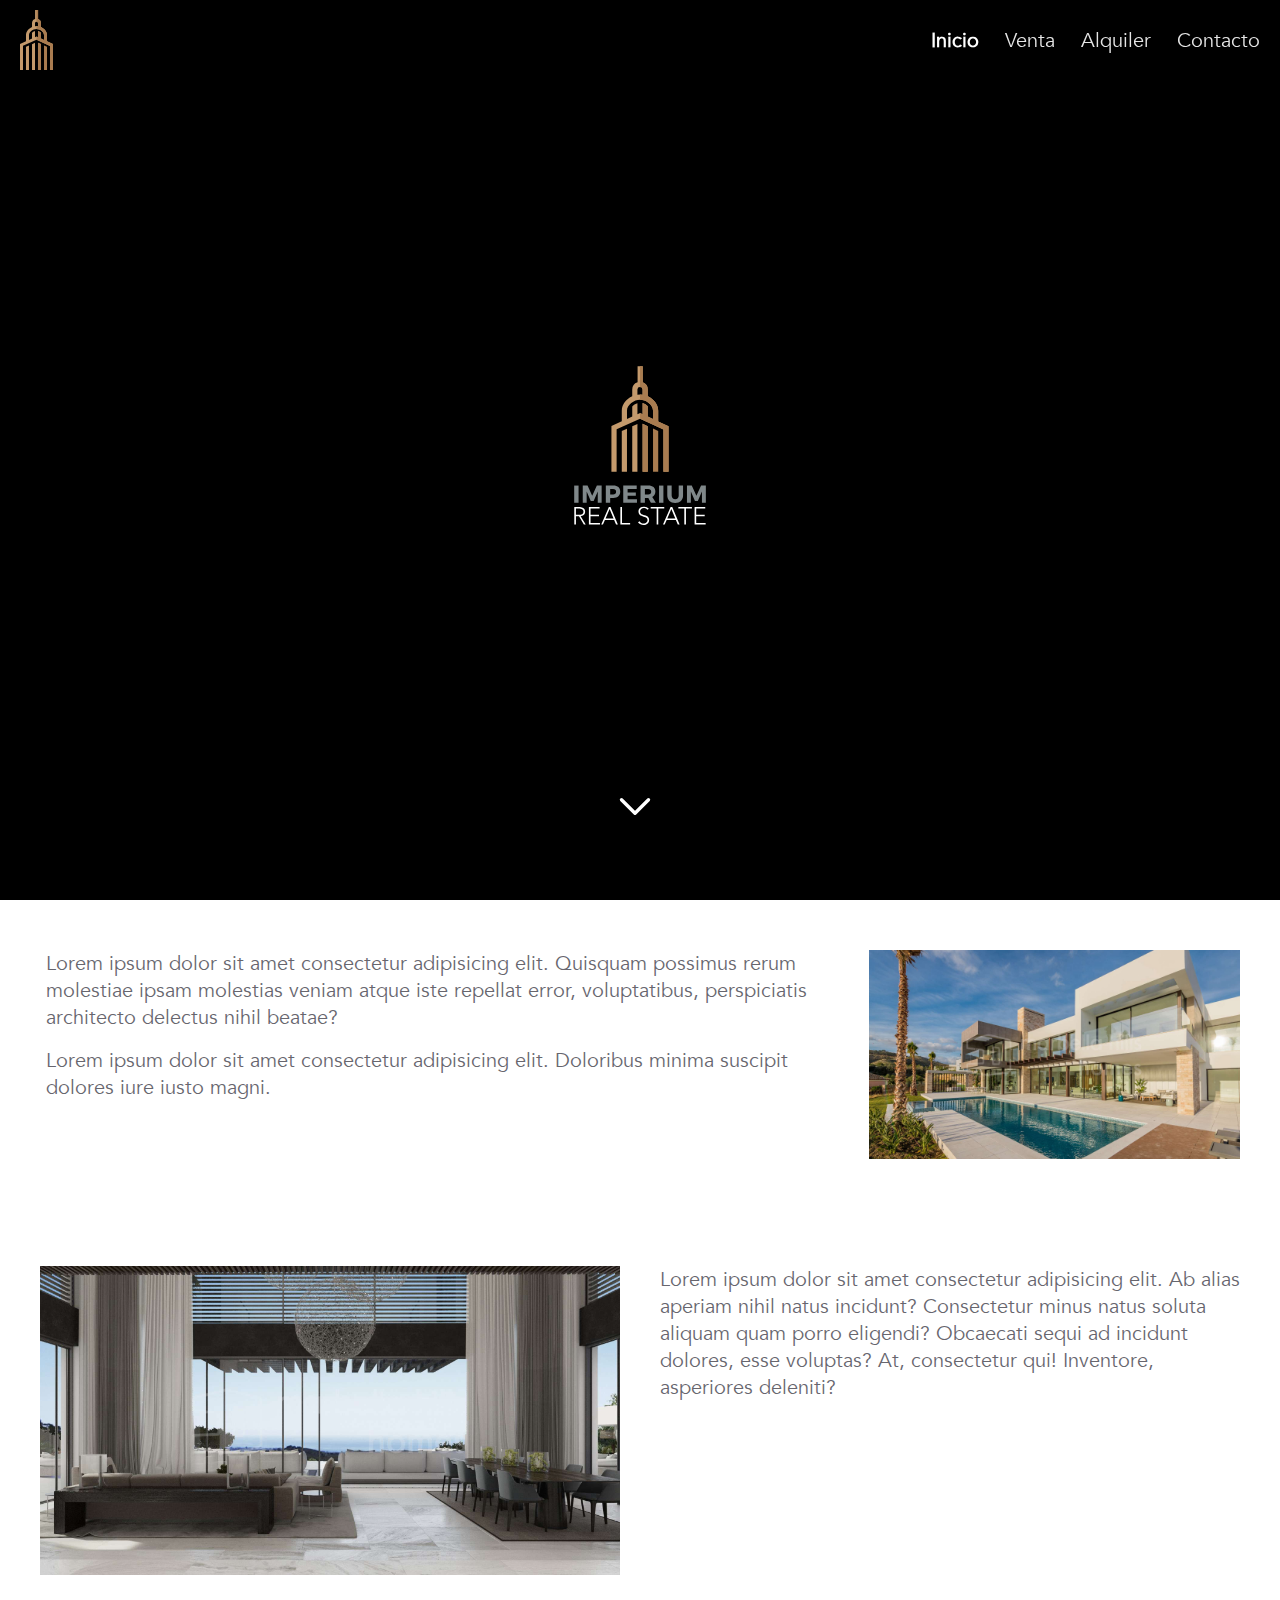
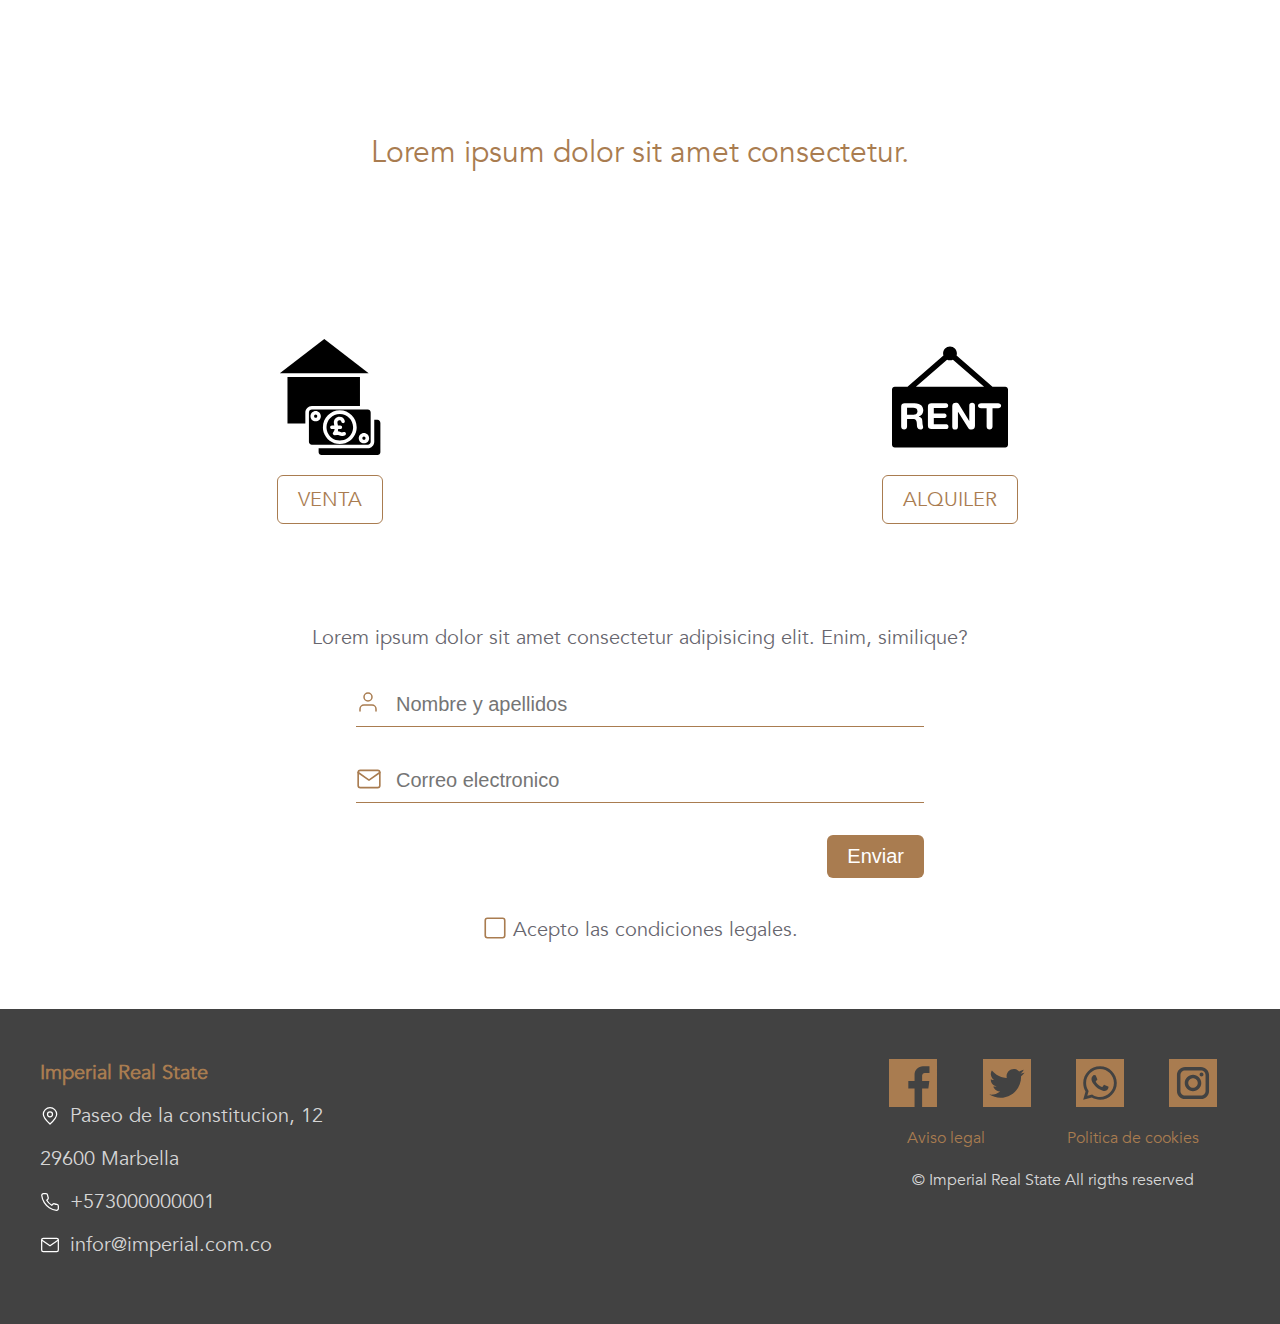
<file: index.html>
<!DOCTYPE html>
<html lang="es">

<head>
    <meta charset="UTF-8">
    <meta http-equiv="X-UA-Compatible" content="IE=edge">
    <meta name="viewport" content="width=device-width, initial-scale=1.0">
    <title>Inicio</title>
    <link rel="stylesheet" href="css/style.css">
    <script src="js/jquery-3.4.1.min.js"></script>
    <script src="js/main.js"></script>
</head>

<body>
    <header class="transparente">
        <img src="img/logo.svg" alt="Logo imperial real state">
        <nav>
            <a href="#" class="activo">Inicio</a>
            <a href="ventas.html">Venta</a>
            <a href="#">Alquiler</a>
            <a href="contacto.html">Contacto</a>
        </nav>
    </header>
    <div class="hero">
        <div></div>
        <div></div>
        <div></div>
        <div class="hero-logo">
            <img src="img/logo-frame.svg" alt="Logo imperial real state">
        </div>
        <a href="#pr" class="hero-down">
            <img src="img/down.svg" alt="Flecha abajo">
        </a>
    </div>
    <div id="burger">
        <div class="barra superior"></div>
        <div class="barra media"></div>
        <div class="barra inferior"></div>
    </div>
    <div class="menu">
        <nav>
            <a href="#">Inicio</a>
            <hr>
            <a href="ventas.html">Venta</a>
            <hr>
            <a href="#">Alquiler</a>
            <hr>
            <a href="contacto.html">Contacto</a>
        </nav>
        <p class="copyrigth">&copy; ACME Inc</p>
    </div>
    <div class="fila primera">
        <span id="pr">&nbsp;</span>
        <div class="col-66">
            <p>Lorem ipsum dolor sit amet consectetur adipisicing elit. Quisquam possimus rerum molestiae ipsam
                molestias veniam atque iste repellat error, voluptatibus, perspiciatis architecto delectus nihil beatae?
            </p>
            <p>Lorem ipsum dolor sit amet consectetur adipisicing elit. Doloribus minima suscipit dolores iure iusto
                magni.</p>
        </div>
        <div class="col-33">
            <img src="img/thumb4.jpg" alt="Imagen casa">
        </div>
    </div>
    <div class="fila">
        <div class="col-50"><img src="img/thumb5.jpg" alt=""></div>
        <div class="col-50">
            <p>Lorem ipsum dolor sit amet consectetur adipisicing elit. Ab alias aperiam nihil natus incidunt?
                Consectetur minus natus soluta aliquam quam porro eligendi? Obcaecati sequi ad incidunt dolores, esse
                voluptas? At, consectetur qui! Inventore, asperiores deleniti?</p>
        </div>
    </div>
    <div class="fila parallax">
        <div class="col-100">
            <p>Lorem ipsum dolor sit amet consectetur.</p>
        </div>
    </div>
    <div class="fila">
        <div class="col-50 caja-nav flex-column-center">
            <img src="img/comprar.svg" alt="">
            <a href="ventas.html">VENTA</a>
        </div>
        <div class="col-50 caja-nav flex-column-center">
            <img src="img/alquilar.svg" alt="">
            <a href="#">ALQUILER</a>
        </div>
    </div>
    <div class="fila">
        <div class="col-100 flex-column-center">
            <p>Lorem ipsum dolor sit amet consectetur adipisicing elit. Enim, similique?</p>
            <form class="contacto">
                <div class="fila"><input class="usuario" type="text" placeholder="Nombre y apellidos"></div>
                <div class="fila"><input type="email" placeholder="Correo electronico" class="email"></div>
                <div class="fila flex-end"><button type="submit">Enviar</button></div>
                <div class="fila flex-center">
                    <input type="checkbox" id="condiciones">
                    <label for="condiciones">Acepto las condiciones legales.</label>
                </div>
            </form>
        </div>
    </div>
    <footer class="fila">
        <div class="col-33">
            <p>Imperial Real State</p>
            <p class="flex-start">
                <img class="m-r-small" src="img/map.svg" alt="Icono del mapa">
                Paseo de la constitucion, 12
            </p>
            <p>29600 Marbella</p>
            <p class="flex-start">
                <img class="m-r-small" src="img/phone.svg" alt="Icono del telefono">
                +573000000001
            </p>
            <p class="flex-start">
                <img class="m-r-small" src="img/mail.svg" alt="Icono del correo">
                infor@imperial.com.co
            </p>
        </div>
        <div class="col-33">
            <iframe
                src="https://www.google.com/maps/embed?pb=!1m18!1m12!1m3!1d1348.3086970527359!2d-4.90877665988807!3d36.50980965530047!2m3!1f0!2f0!3f0!3m2!1i1024!2i768!4f13.1!3m3!1m2!1s0xd72d7e21bea5dd3%3A0xf25a5771256af0fa!2sMontebello!5e0!3m2!1ses!2sco!4v1682020184295!5m2!1ses!2sco"
                width="100%" height="100%" style="border:0;" allowfullscreen="" loading="lazy"
                referrerpolicy="no-referrer-when-downgrade"></iframe>
        </div>
        <div class="col-33">
            <div class="flex-around">
                <img class="rrss" src="img/facebook.svg" alt="Icono de Facebook">
                <img class="rrss" src="img/twitter.svg" alt="Icono de Twitter">
                <img class="rrss" src="img/whatsapp.svg" alt="Icono de Whatsapp">
                <img class="rrss" src="img/instagram.svg" alt="Icono de Instagram">
            </div>
            <div class="flex-around m-t">
                <a href="contacto.html#legal">Aviso legal</a>
                <a href="contacto.html#cookies">Politica de cookies</a>
            </div>
            <p class="copyrigth m-t">&copy; Imperial Real State All rigths reserved</p>
        </div>
    </footer>
</body>

</html>
</file>
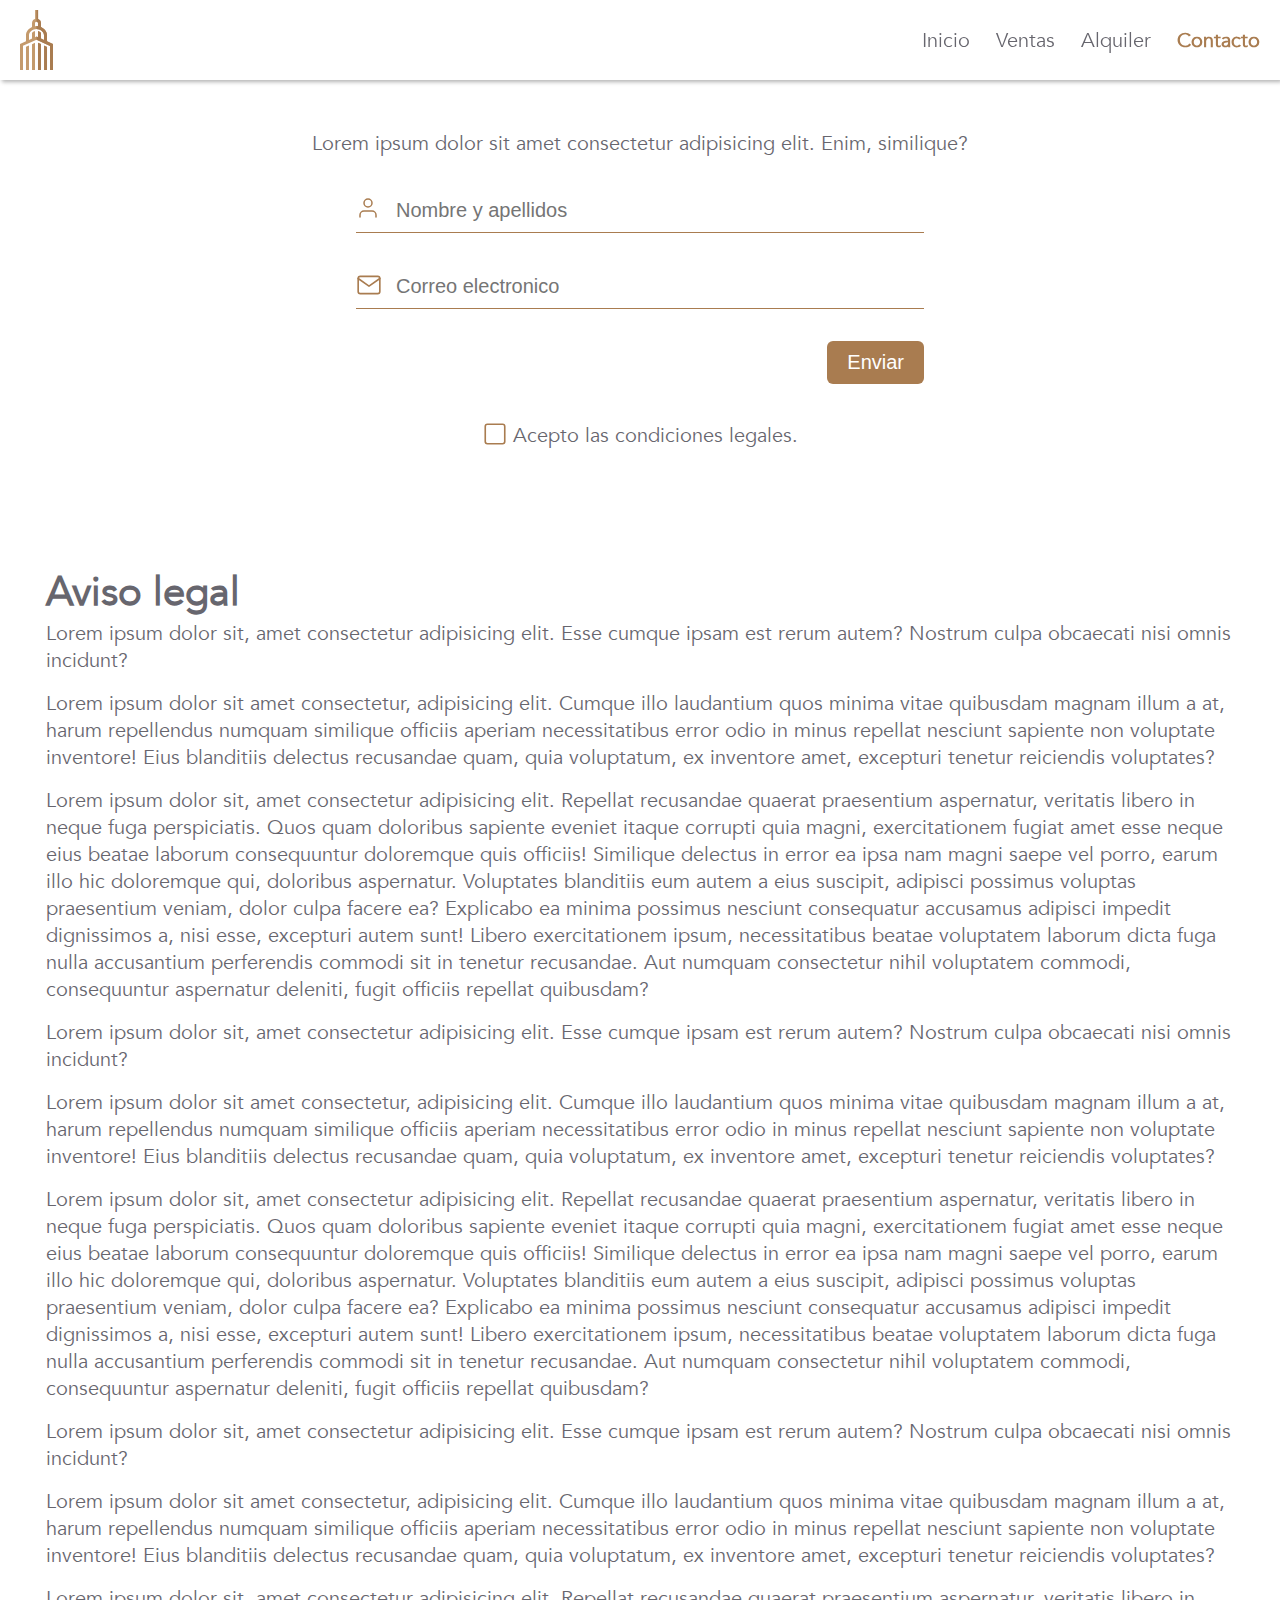
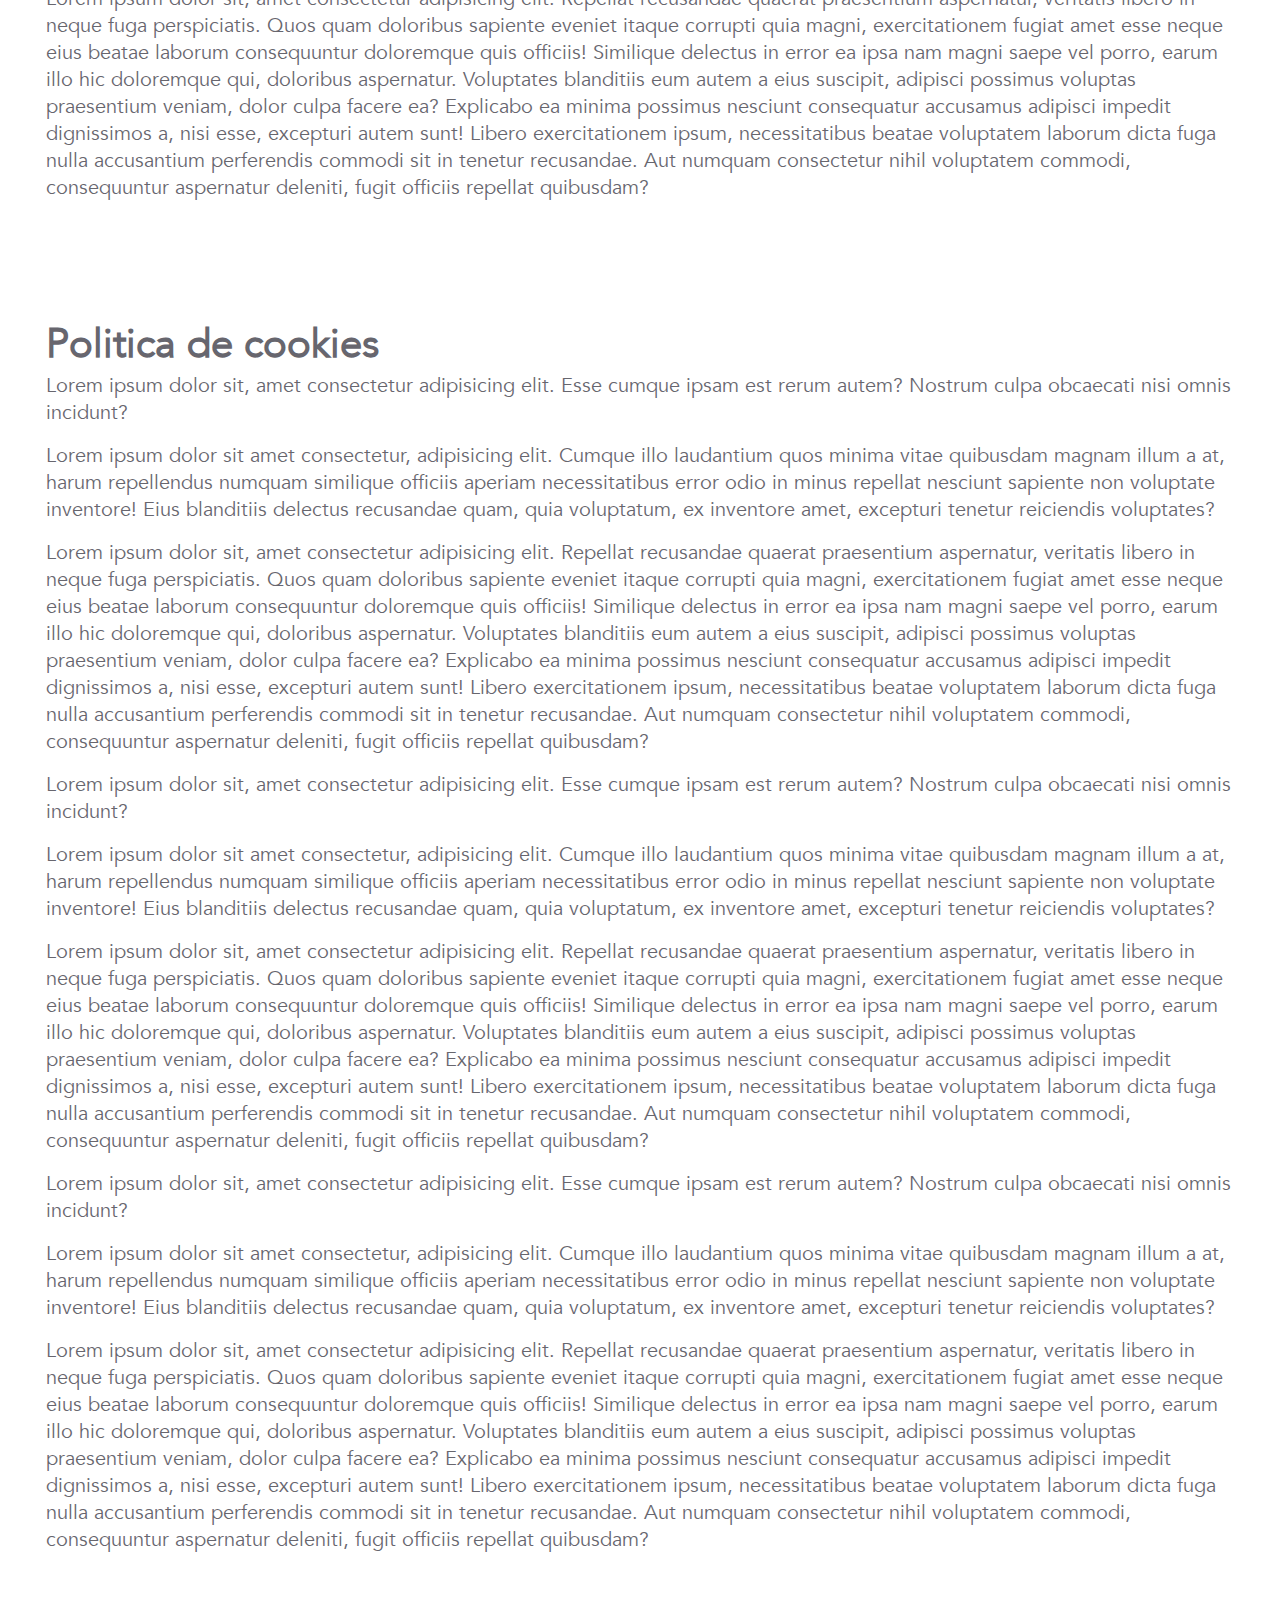
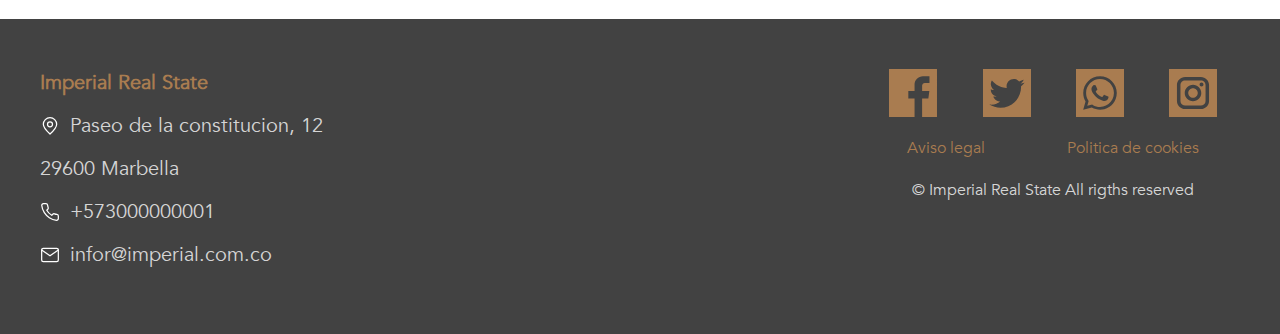
<file: contacto.html>
<!DOCTYPE html>
<html lang="es">

<head>
    <meta charset="UTF-8">
    <meta http-equiv="X-UA-Compatible" content="IE=edge">
    <meta name="viewport" content="width=device-width, initial-scale=1.0">
    <title>Inicio</title>
    <link rel="stylesheet" href="css/style.css">
    <script src="js/jquery-3.4.1.min.js"></script>
    <script src="js/main.js"></script>
</head>

<body>
    <header>
        <img src="img/logo.svg" alt="Logo imperial real state">
        <nav>
            <a href="index.html">Inicio</a>
            <a href="ventas.html">Ventas</a>
            <a href="#">Alquiler</a>
            <a href="#" class="activo">Contacto</a>
        </nav>
    </header>

    <div id="burger">
        <div class="barra superior"></div>
        <div class="barra media"></div>
        <div class="barra inferior"></div>
    </div>
    <div class="menu">
        <nav>
            <a href="index.html">Inicio</a>
            <hr>
            <a href="ventas.html">Ventas</a>
            <hr>
            <a href="#">Alquiler</a>
            <hr>
            <a href="#">Contacto</a>
        </nav>
        <p class="copyrigth">&copy; ACME Inc</p>
    </div>

    <div class="fila contacto">
        <div class="col-100 flex-column-center">
            <p>Lorem ipsum dolor sit amet consectetur adipisicing elit. Enim, similique?</p>
            <form class="contacto">
                <div class="fila"><input class="usuario" type="text" placeholder="Nombre y apellidos"></div>
                <div class="fila"><input type="email" placeholder="Correo electronico" class="email"></div>
                <div class="fila flex-end"><button type="submit">Enviar</button></div>
                <div class="fila flex-center">
                    <input type="checkbox" id="condiciones">
                    <label for="condiciones">Acepto las condiciones legales.</label>
                </div>
            </form>
        </div>
    </div>

    <div class="fila">
        <span id="legal">&nbsp;</span>
        <div class="col-100">
            <h1>Aviso legal</h1>
            <p>Lorem ipsum dolor sit, amet consectetur adipisicing elit. Esse cumque ipsam est rerum autem? Nostrum
                culpa obcaecati nisi omnis incidunt?</p>
            <p>Lorem ipsum dolor sit amet consectetur, adipisicing elit. Cumque illo laudantium quos minima vitae
                quibusdam magnam illum a at, harum repellendus numquam similique officiis aperiam necessitatibus error
                odio in minus repellat nesciunt sapiente non voluptate inventore! Eius blanditiis delectus recusandae
                quam, quia voluptatum, ex inventore amet, excepturi tenetur reiciendis voluptates?</p>
            <p>Lorem ipsum dolor sit, amet consectetur adipisicing elit. Repellat recusandae quaerat praesentium
                aspernatur, veritatis libero in neque fuga perspiciatis. Quos quam doloribus sapiente eveniet itaque
                corrupti quia magni, exercitationem fugiat amet esse neque eius beatae laborum consequuntur doloremque
                quis officiis! Similique delectus in error ea ipsa nam magni saepe vel porro, earum illo hic doloremque
                qui, doloribus aspernatur. Voluptates blanditiis eum autem a eius suscipit, adipisci possimus voluptas
                praesentium veniam, dolor culpa facere ea? Explicabo ea minima possimus nesciunt consequatur accusamus
                adipisci impedit dignissimos a, nisi esse, excepturi autem sunt! Libero exercitationem ipsum,
                necessitatibus beatae voluptatem laborum dicta fuga nulla accusantium perferendis commodi sit in tenetur
                recusandae. Aut numquam consectetur nihil voluptatem commodi, consequuntur aspernatur deleniti, fugit
                officiis repellat quibusdam?</p>
            <p>Lorem ipsum dolor sit, amet consectetur adipisicing elit. Esse cumque ipsam est rerum autem? Nostrum
                culpa obcaecati nisi omnis incidunt?</p>
            <p>Lorem ipsum dolor sit amet consectetur, adipisicing elit. Cumque illo laudantium quos minima vitae
                quibusdam magnam illum a at, harum repellendus numquam similique officiis aperiam necessitatibus error
                odio in minus repellat nesciunt sapiente non voluptate inventore! Eius blanditiis delectus recusandae
                quam, quia voluptatum, ex inventore amet, excepturi tenetur reiciendis voluptates?</p>
            <p>Lorem ipsum dolor sit, amet consectetur adipisicing elit. Repellat recusandae quaerat praesentium
                aspernatur, veritatis libero in neque fuga perspiciatis. Quos quam doloribus sapiente eveniet itaque
                corrupti quia magni, exercitationem fugiat amet esse neque eius beatae laborum consequuntur doloremque
                quis officiis! Similique delectus in error ea ipsa nam magni saepe vel porro, earum illo hic doloremque
                qui, doloribus aspernatur. Voluptates blanditiis eum autem a eius suscipit, adipisci possimus voluptas
                praesentium veniam, dolor culpa facere ea? Explicabo ea minima possimus nesciunt consequatur accusamus
                adipisci impedit dignissimos a, nisi esse, excepturi autem sunt! Libero exercitationem ipsum,
                necessitatibus beatae voluptatem laborum dicta fuga nulla accusantium perferendis commodi sit in tenetur
                recusandae. Aut numquam consectetur nihil voluptatem commodi, consequuntur aspernatur deleniti, fugit
                officiis repellat quibusdam?</p>
            <p>Lorem ipsum dolor sit, amet consectetur adipisicing elit. Esse cumque ipsam est rerum autem? Nostrum
                culpa obcaecati nisi omnis incidunt?</p>
            <p>Lorem ipsum dolor sit amet consectetur, adipisicing elit. Cumque illo laudantium quos minima vitae
                quibusdam magnam illum a at, harum repellendus numquam similique officiis aperiam necessitatibus error
                odio in minus repellat nesciunt sapiente non voluptate inventore! Eius blanditiis delectus recusandae
                quam, quia voluptatum, ex inventore amet, excepturi tenetur reiciendis voluptates?</p>
            <p>Lorem ipsum dolor sit, amet consectetur adipisicing elit. Repellat recusandae quaerat praesentium
                aspernatur, veritatis libero in neque fuga perspiciatis. Quos quam doloribus sapiente eveniet itaque
                corrupti quia magni, exercitationem fugiat amet esse neque eius beatae laborum consequuntur doloremque
                quis officiis! Similique delectus in error ea ipsa nam magni saepe vel porro, earum illo hic doloremque
                qui, doloribus aspernatur. Voluptates blanditiis eum autem a eius suscipit, adipisci possimus voluptas
                praesentium veniam, dolor culpa facere ea? Explicabo ea minima possimus nesciunt consequatur accusamus
                adipisci impedit dignissimos a, nisi esse, excepturi autem sunt! Libero exercitationem ipsum,
                necessitatibus beatae voluptatem laborum dicta fuga nulla accusantium perferendis commodi sit in tenetur
                recusandae. Aut numquam consectetur nihil voluptatem commodi, consequuntur aspernatur deleniti, fugit
                officiis repellat quibusdam?</p>
        </div>
    </div>
    <div class="fila">
        <span id="cookies">&nbsp;</span>
        <div class="col-100">
            <h1>Politica de cookies</h1>
            <p>Lorem ipsum dolor sit, amet consectetur adipisicing elit. Esse cumque ipsam est rerum autem? Nostrum
                culpa obcaecati nisi omnis incidunt?</p>
            <p>Lorem ipsum dolor sit amet consectetur, adipisicing elit. Cumque illo laudantium quos minima vitae
                quibusdam magnam illum a at, harum repellendus numquam similique officiis aperiam necessitatibus error
                odio in minus repellat nesciunt sapiente non voluptate inventore! Eius blanditiis delectus recusandae
                quam, quia voluptatum, ex inventore amet, excepturi tenetur reiciendis voluptates?</p>
            <p>Lorem ipsum dolor sit, amet consectetur adipisicing elit. Repellat recusandae quaerat praesentium
                aspernatur, veritatis libero in neque fuga perspiciatis. Quos quam doloribus sapiente eveniet itaque
                corrupti quia magni, exercitationem fugiat amet esse neque eius beatae laborum consequuntur doloremque
                quis officiis! Similique delectus in error ea ipsa nam magni saepe vel porro, earum illo hic doloremque
                qui, doloribus aspernatur. Voluptates blanditiis eum autem a eius suscipit, adipisci possimus voluptas
                praesentium veniam, dolor culpa facere ea? Explicabo ea minima possimus nesciunt consequatur accusamus
                adipisci impedit dignissimos a, nisi esse, excepturi autem sunt! Libero exercitationem ipsum,
                necessitatibus beatae voluptatem laborum dicta fuga nulla accusantium perferendis commodi sit in tenetur
                recusandae. Aut numquam consectetur nihil voluptatem commodi, consequuntur aspernatur deleniti, fugit
                officiis repellat quibusdam?</p>
            <p>Lorem ipsum dolor sit, amet consectetur adipisicing elit. Esse cumque ipsam est rerum autem? Nostrum
                culpa obcaecati nisi omnis incidunt?</p>
            <p>Lorem ipsum dolor sit amet consectetur, adipisicing elit. Cumque illo laudantium quos minima vitae
                quibusdam magnam illum a at, harum repellendus numquam similique officiis aperiam necessitatibus error
                odio in minus repellat nesciunt sapiente non voluptate inventore! Eius blanditiis delectus recusandae
                quam, quia voluptatum, ex inventore amet, excepturi tenetur reiciendis voluptates?</p>
            <p>Lorem ipsum dolor sit, amet consectetur adipisicing elit. Repellat recusandae quaerat praesentium
                aspernatur, veritatis libero in neque fuga perspiciatis. Quos quam doloribus sapiente eveniet itaque
                corrupti quia magni, exercitationem fugiat amet esse neque eius beatae laborum consequuntur doloremque
                quis officiis! Similique delectus in error ea ipsa nam magni saepe vel porro, earum illo hic doloremque
                qui, doloribus aspernatur. Voluptates blanditiis eum autem a eius suscipit, adipisci possimus voluptas
                praesentium veniam, dolor culpa facere ea? Explicabo ea minima possimus nesciunt consequatur accusamus
                adipisci impedit dignissimos a, nisi esse, excepturi autem sunt! Libero exercitationem ipsum,
                necessitatibus beatae voluptatem laborum dicta fuga nulla accusantium perferendis commodi sit in tenetur
                recusandae. Aut numquam consectetur nihil voluptatem commodi, consequuntur aspernatur deleniti, fugit
                officiis repellat quibusdam?</p>
            <p>Lorem ipsum dolor sit, amet consectetur adipisicing elit. Esse cumque ipsam est rerum autem? Nostrum
                culpa obcaecati nisi omnis incidunt?</p>
            <p>Lorem ipsum dolor sit amet consectetur, adipisicing elit. Cumque illo laudantium quos minima vitae
                quibusdam magnam illum a at, harum repellendus numquam similique officiis aperiam necessitatibus error
                odio in minus repellat nesciunt sapiente non voluptate inventore! Eius blanditiis delectus recusandae
                quam, quia voluptatum, ex inventore amet, excepturi tenetur reiciendis voluptates?</p>
            <p>Lorem ipsum dolor sit, amet consectetur adipisicing elit. Repellat recusandae quaerat praesentium
                aspernatur, veritatis libero in neque fuga perspiciatis. Quos quam doloribus sapiente eveniet itaque
                corrupti quia magni, exercitationem fugiat amet esse neque eius beatae laborum consequuntur doloremque
                quis officiis! Similique delectus in error ea ipsa nam magni saepe vel porro, earum illo hic doloremque
                qui, doloribus aspernatur. Voluptates blanditiis eum autem a eius suscipit, adipisci possimus voluptas
                praesentium veniam, dolor culpa facere ea? Explicabo ea minima possimus nesciunt consequatur accusamus
                adipisci impedit dignissimos a, nisi esse, excepturi autem sunt! Libero exercitationem ipsum,
                necessitatibus beatae voluptatem laborum dicta fuga nulla accusantium perferendis commodi sit in tenetur
                recusandae. Aut numquam consectetur nihil voluptatem commodi, consequuntur aspernatur deleniti, fugit
                officiis repellat quibusdam?</p>
        </div>
    </div>

    <footer class="fila">
        <div class="col-33">
            <p>Imperial Real State</p>
            <p class="flex-start">
                <img class="m-r-small" src="img/map.svg" alt="Icono del mapa">
                Paseo de la constitucion, 12
            </p>
            <p>29600 Marbella</p>
            <p class="flex-start">
                <img class="m-r-small" src="img/phone.svg" alt="Icono del telefono">
                +573000000001
            </p>
            <p class="flex-start">
                <img class="m-r-small" src="img/mail.svg" alt="Icono del correo">
                infor@imperial.com.co
            </p>
        </div>
        <div class="col-33">
            <iframe
                src="https://www.google.com/maps/embed?pb=!1m18!1m12!1m3!1d1348.3086970527359!2d-4.90877665988807!3d36.50980965530047!2m3!1f0!2f0!3f0!3m2!1i1024!2i768!4f13.1!3m3!1m2!1s0xd72d7e21bea5dd3%3A0xf25a5771256af0fa!2sMontebello!5e0!3m2!1ses!2sco!4v1682020184295!5m2!1ses!2sco"
                width="100%" height="100%" style="border:0;" allowfullscreen="" loading="lazy"
                referrerpolicy="no-referrer-when-downgrade"></iframe>
        </div>
        <div class="col-33">
            <div class="flex-around">
                <img class="rrss" src="img/facebook.svg" alt="Icono de Facebook">
                <img class="rrss" src="img/twitter.svg" alt="Icono de Twitter">
                <img class="rrss" src="img/whatsapp.svg" alt="Icono de Whatsapp">
                <img class="rrss" src="img/instagram.svg" alt="Icono de Instagram">
            </div>
            <div class="flex-around m-t">
                <a href="#legal">Aviso legal</a>
                <a href="#cookies">Politica de cookies</a>
            </div>
            <p class="copyrigth m-t">&copy; Imperial Real State All rigths reserved</p>
        </div>
    </footer>
</body>

</html>
</file>
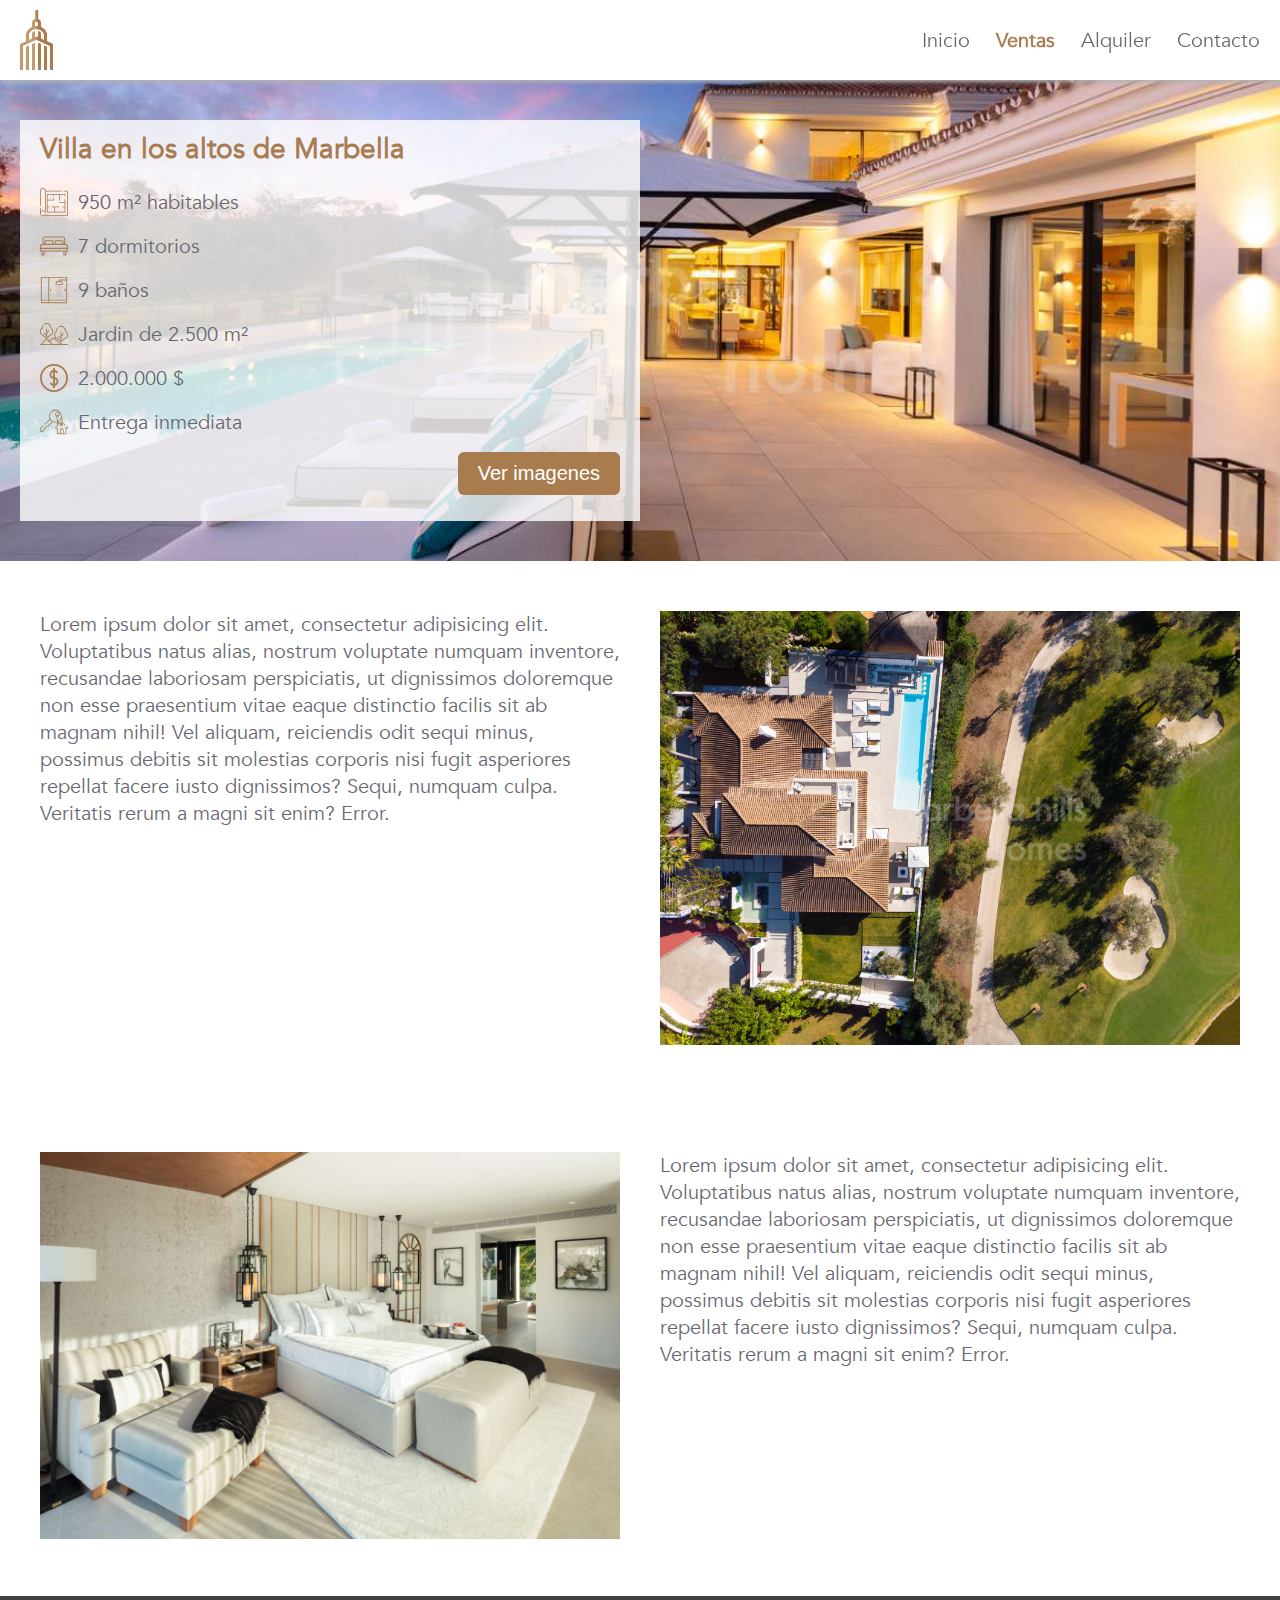
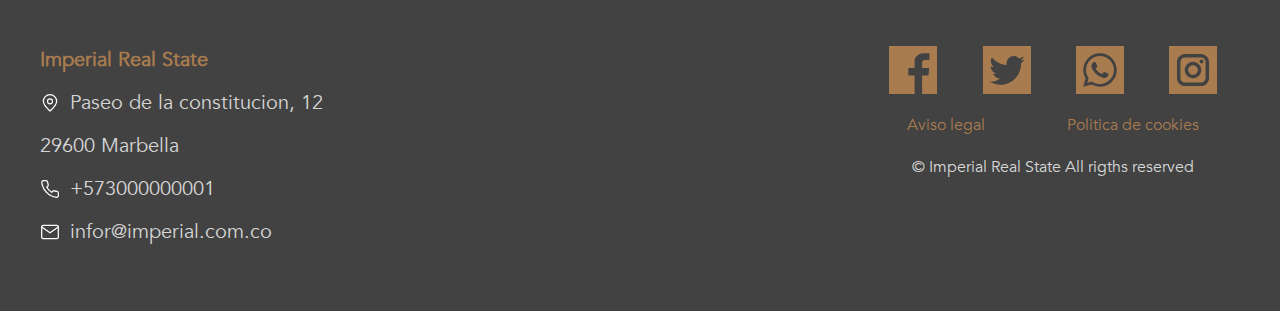
<file: propiedad1.html>
<!DOCTYPE html>
<html lang="es">

<head>
    <meta charset="UTF-8">
    <meta http-equiv="X-UA-Compatible" content="IE=edge">
    <meta name="viewport" content="width=device-width, initial-scale=1.0">
    <title>Inicio</title>
    <link rel="stylesheet" href="css/style.css">
    <script src="js/jquery-3.4.1.min.js"></script>
    <script src="js/main.js"></script>
</head>

<body>
    <header>
        <img src="img/logo.svg" alt="Logo imperial real state">
        <nav>
            <a href="index.html">Inicio</a>
            <a href="#" class="activo">Ventas</a>
            <a href="#">Alquiler</a>
            <a href="contacto.html">Contacto</a>
        </nav>
    </header>

    <div id="burger">
        <div class="barra superior"></div>
        <div class="barra media"></div>
        <div class="barra inferior"></div>
    </div>
    <div class="menu">
        <nav>
            <a href="index.html">Inicio</a>
            <hr>
            <a href="#">Ventas</a>
            <hr>
            <a href="#">Alquiler</a>
            <hr>
            <a href="contacto.html">Contacto</a>
        </nav>
        <p class="copyrigth">&copy; ACME Inc</p>
    </div>
    <div class="fila propiedad">
        <div class="col-50">
            <h1 class="m-b">Villa en los altos de Marbella</h1>
            <p class="flex-start">
                <img class="m-r-small" src="img/blueprint.svg" alt="Icono plano">
                950 m² habitables
            </p>
            <p class="flex-start">
                <img class="m-r-small" src="img/bed.svg" alt="Icono nº de habitaciones">
                7 dormitorios
            </p>
            <p class="flex-start">
                <img class="m-r-small" src="img/bath.svg" alt="Icono nº de baños">
                9 baños
            </p>
            <p class="flex-start">
                <img class="m-r-small" src="img/tree.svg" alt="Icono de jardin">
                Jardin de 2.500 m²
            </p>
            <p class="flex-start">
                <img class="m-r-small" src="img/money.svg" alt="Icono de monedas">
                2.000.000 $
            </p>
            <p class="flex-start">
                <img class="m-r-small" src="img/contract.svg" alt="Icono de contrato">
                Entrega inmediata
            </p>
            <p class="flex-end">
                <button onclick="openModal()">Ver imagenes</button>
            </p>
        </div>
        <div class="col-50"></div>
    </div>
    <div class="fila">
        <div class="col-50">
            <p>Lorem ipsum dolor sit amet, consectetur adipisicing elit. Voluptatibus natus alias, nostrum voluptate
                numquam inventore, recusandae laboriosam perspiciatis, ut dignissimos doloremque non esse praesentium
                vitae eaque distinctio facilis sit ab magnam nihil! Vel aliquam, reiciendis odit sequi minus, possimus
                debitis sit molestias corporis nisi fugit asperiores repellat facere iusto dignissimos? Sequi, numquam
                culpa. Veritatis rerum a magni sit enim? Error.</p>
        </div>
        <div class="col-50">
            <img src="img/property2.jpg" alt="Imagen de vivienda">
        </div>
    </div>
    <div class="fila">
        <div class="col-50">
            <img src="img/property3.jpg" alt="Imagen de vivienda">
        </div>
        <div class="col-50">
            <p>Lorem ipsum dolor sit amet, consectetur adipisicing elit. Voluptatibus natus alias, nostrum voluptate
                numquam inventore, recusandae laboriosam perspiciatis, ut dignissimos doloremque non esse praesentium
                vitae eaque distinctio facilis sit ab magnam nihil! Vel aliquam, reiciendis odit sequi minus, possimus
                debitis sit molestias corporis nisi fugit asperiores repellat facere iusto dignissimos? Sequi, numquam
                culpa. Veritatis rerum a magni sit enim? Error.</p>
        </div>
    </div>
    <footer class="fila">
        <div class="col-33">
            <p>Imperial Real State</p>
            <p class="flex-start">
                <img class="m-r-small" src="img/map.svg" alt="Icono del mapa">
                Paseo de la constitucion, 12
            </p>
            <p>29600 Marbella</p>
            <p class="flex-start">
                <img class="m-r-small" src="img/phone.svg" alt="Icono del telefono">
                +573000000001
            </p>
            <p class="flex-start">
                <img class="m-r-small" src="img/mail.svg" alt="Icono del correo">
                infor@imperial.com.co
            </p>
        </div>
        <div class="col-33">
            <iframe
                src="https://www.google.com/maps/embed?pb=!1m18!1m12!1m3!1d1348.3086970527359!2d-4.90877665988807!3d36.50980965530047!2m3!1f0!2f0!3f0!3m2!1i1024!2i768!4f13.1!3m3!1m2!1s0xd72d7e21bea5dd3%3A0xf25a5771256af0fa!2sMontebello!5e0!3m2!1ses!2sco!4v1682020184295!5m2!1ses!2sco"
                width="100%" height="100%" style="border:0;" allowfullscreen="" loading="lazy"
                referrerpolicy="no-referrer-when-downgrade"></iframe>
        </div>
        <div class="col-33">
            <div class="flex-around">
                <img class="rrss" src="img/facebook.svg" alt="Icono de Facebook">
                <img class="rrss" src="img/twitter.svg" alt="Icono de Twitter">
                <img class="rrss" src="img/whatsapp.svg" alt="Icono de Whatsapp">
                <img class="rrss" src="img/instagram.svg" alt="Icono de Instagram">
            </div>
            <div class="flex-around m-t">
                <a href="contacto.html#legal">Aviso legal</a>
                <a href="contacto.html#cookies">Politica de cookies</a>
            </div>
            <p class="copyrigth m-t">&copy; Imperial Real State All rigths reserved</p>
        </div>
    </footer>
    <div class="overlay"></div>
    <div class="carousel">
        <div class="slide">
            <img src="img/thumb2.jpg" alt="">
        </div>
        <div class="slide">
            <img src="img/thumb3.jpg" alt="">
        </div>
        <div class="slide">
            <img src="img/thumb4.jpg" alt="">
        </div>
        <div class="slide">
            <img src="img/thumb5.jpg" alt="">
        </div>
        <div class="slide">
            <img src="img/thumb6.jpg" alt="">
        </div>
        <div class="slide">
            <img src="img/thumb8.jpg" alt="">
        </div>
        <div class="slide">
            <img src="img/thumb9.jpg" alt="">
        </div>
        <div class="x-modal" onclick="closeModal()">
            <img src="img/x.svg" alt="">
        </div>
        <div class="left-arrow" onclick="prevSlide()">
            <img src="img/left.svg" alt="">
        </div>
        <div class="rigth-arrow" onclick="nextSlide()">
            <img src="img/right.svg" alt="">
        </div>
    </div>
    <script src="js/carousel.js"></script>
</body>

</html>
</file>
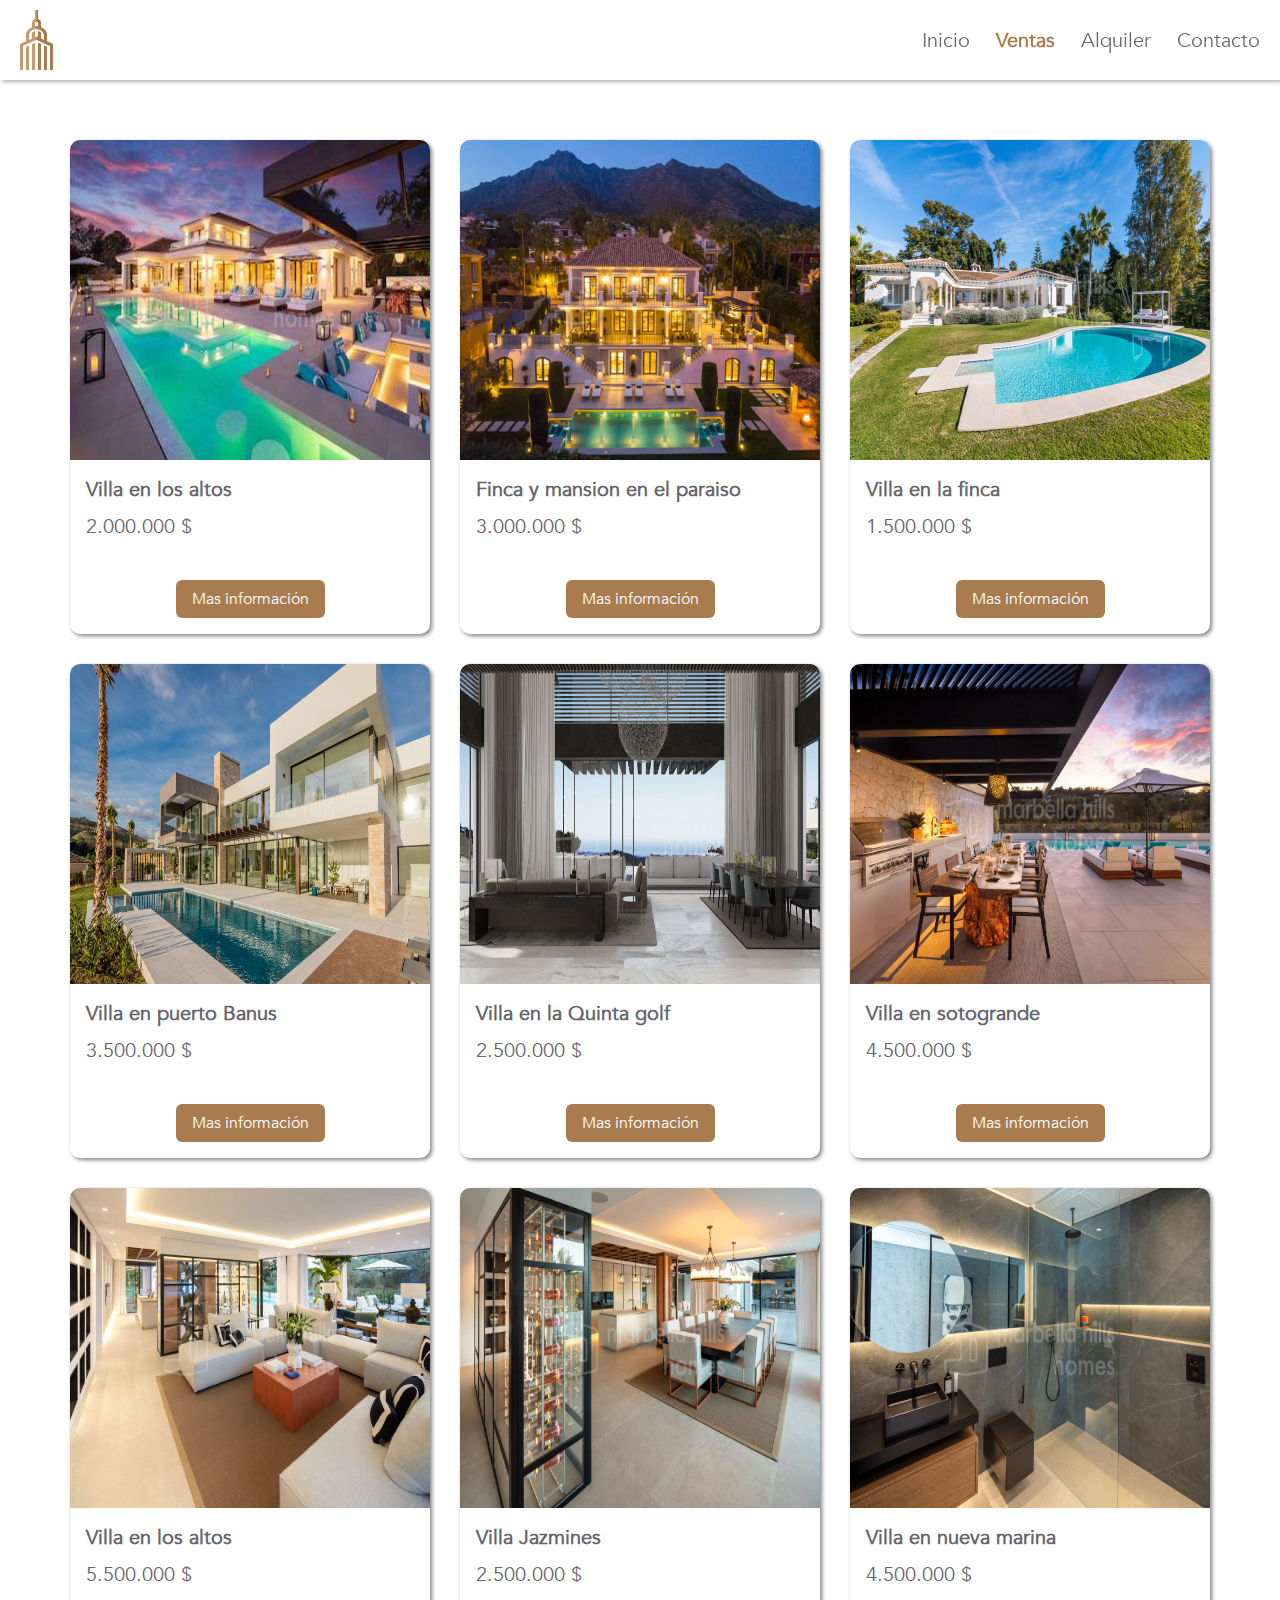
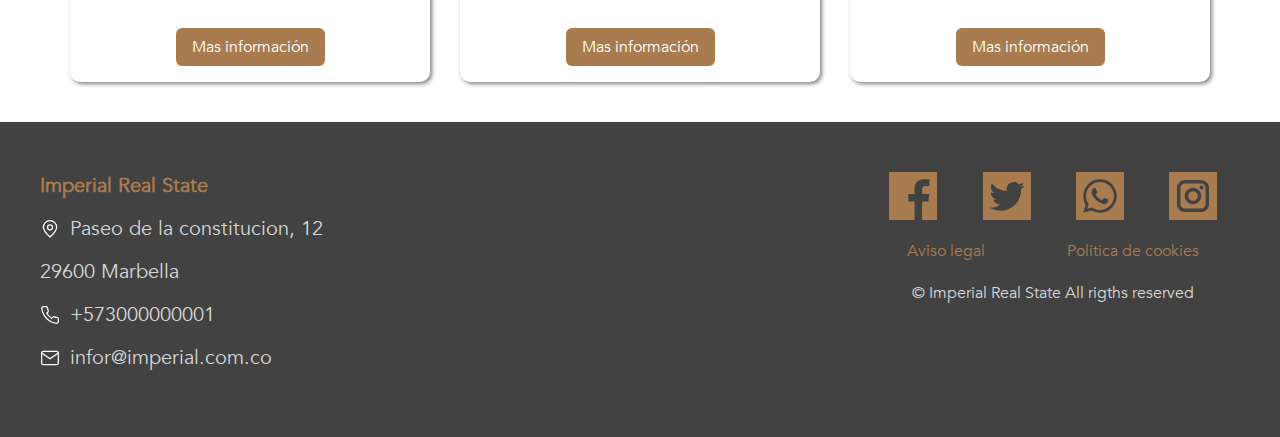
<file: ventas.html>
<!DOCTYPE html>
<html lang="es">

<head>
    <meta charset="UTF-8">
    <meta http-equiv="X-UA-Compatible" content="IE=edge">
    <meta name="viewport" content="width=device-width, initial-scale=1.0">
    <title>Inicio</title>
    <link rel="stylesheet" href="css/style.css">
    <script src="js/jquery-3.4.1.min.js"></script>
    <script src="js/main.js"></script>
</head>

<body>
    <header>
        <img src="img/logo.svg" alt="Logo imperial real state">
        <nav>
            <a href="index.html">Inicio</a>
            <a href="#" class="activo">Ventas</a>
            <a href="#">Alquiler</a>
            <a href="contacto.html">Contacto</a>
        </nav>
    </header>

    <div id="burger">
        <div class="barra superior"></div>
        <div class="barra media"></div>
        <div class="barra inferior"></div>
    </div>
    <div class="menu">
        <nav>
            <a href="index.html">Inicio</a>
            <hr>
            <a href="#">Ventas</a>
            <hr>
            <a href="#">Alquiler</a>
            <hr>
            <a href="contacto.html">Contacto</a>
        </nav>
        <p class="copyrigth">&copy; ACME Inc</p>
    </div>
    <div class="fila grid">
        <div class="card">
            <img src="img/thumb1.jpeg" alt="Imagen de casa">
            <div class="footer-card">
                <div>
                    <p>Villa en los altos</p>
                    <p>2.000.000 $</p>
                </div>
                <a href="propiedad1.html">Mas información</a>
            </div>
        </div>
        <div class="card">
            <img src="img/thumb2.jpg" alt="Imagen de casa">
            <div class="footer-card">
                <div>
                    <p>Finca y mansion en el paraiso</p>
                    <p>3.000.000 $</p>
                </div>
                <a href="#">Mas información</a>
            </div>
        </div>
        <div class="card">
            <img src="img/thumb3.jpg" alt="Imagen de casa">
            <div class="footer-card">
                <div>
                    <p>Villa en la finca</p>
                    <p>1.500.000 $</p>
                </div>
                <a href="#">Mas información</a>
            </div>
        </div>
        <div class="card">
            <img src="img/thumb4.jpg" alt="Imagen de casa">
            <div class="footer-card">
                <div>
                    <p>Villa en puerto Banus</p>
                    <p>3.500.000 $</p>
                </div>
                <a href="#">Mas información</a>
            </div>
        </div>
        <div class="card">
            <img src="img/thumb5.jpg" alt="Imagen de casa">
            <div class="footer-card">
                <div>
                    <p>Villa en la Quinta golf</p>
                    <p>2.500.000 $</p>
                </div>
                <a href="#">Mas información</a>
            </div>
        </div>
        <div class="card">
            <img src="img/thumb6.jpg" alt="Imagen de casa">
            <div class="footer-card">
                <div>
                    <p>Villa en sotogrande</p>
                    <p>4.500.000 $</p>
                </div>
                <a href="#">Mas información</a>
            </div>
        </div>
        <div class="card">
            <img src="img/thumb8.jpg" alt="Imagen de casa">
            <div class="footer-card">
                <div>
                    <p>Villa en los altos</p>
                    <p>5.500.000 $</p>
                </div>
                <a href="#">Mas información</a>
            </div>
        </div>
        <div class="card">
            <img src="img/thumb9.jpg" alt="Imagen de casa">
            <div class="footer-card">
                <div>
                    <p>Villa Jazmines</p>
                    <p>2.500.000 $</p>
                </div>
                <a href="#">Mas información</a>
            </div>
        </div>
        <div class="card">
            <img src="img/thumb10.jpg" alt="Imagen de casa">
            <div class="footer-card">
                <div>
                    <p>Villa en nueva marina</p>
                    <p>4.500.000 $</p>
                </div>
                <a href="#">Mas información</a>
            </div>
        </div>
    </div>
    <footer class="fila">
        <div class="col-33">
            <p>Imperial Real State</p>
            <p class="flex-start">
                <img class="m-r-small" src="img/map.svg" alt="Icono del mapa">
                Paseo de la constitucion, 12
            </p>
            <p>29600 Marbella</p>
            <p class="flex-start">
                <img class="m-r-small" src="img/phone.svg" alt="Icono del telefono">
                +573000000001
            </p>
            <p class="flex-start">
                <img class="m-r-small" src="img/mail.svg" alt="Icono del correo">
                infor@imperial.com.co
            </p>
        </div>
        <div class="col-33">
            <iframe
                src="https://www.google.com/maps/embed?pb=!1m18!1m12!1m3!1d1348.3086970527359!2d-4.90877665988807!3d36.50980965530047!2m3!1f0!2f0!3f0!3m2!1i1024!2i768!4f13.1!3m3!1m2!1s0xd72d7e21bea5dd3%3A0xf25a5771256af0fa!2sMontebello!5e0!3m2!1ses!2sco!4v1682020184295!5m2!1ses!2sco"
                width="100%" height="100%" style="border:0;" allowfullscreen="" loading="lazy"
                referrerpolicy="no-referrer-when-downgrade"></iframe>
        </div>
        <div class="col-33">
            <div class="flex-around">
                <img class="rrss" src="img/facebook.svg" alt="Icono de Facebook">
                <img class="rrss" src="img/twitter.svg" alt="Icono de Twitter">
                <img class="rrss" src="img/whatsapp.svg" alt="Icono de Whatsapp">
                <img class="rrss" src="img/instagram.svg" alt="Icono de Instagram">
            </div>
            <div class="flex-around m-t">
                <a href="contacto.html#legal">Aviso legal</a>
                <a href="contacto.html#cookies">Politica de cookies</a>
            </div>
            <p class="copyrigth m-t">&copy; Imperial Real State All rigths reserved</p>
        </div>
    </footer>
</body>

</html>
</file>
<file: css/style.css>
/* Fuentes */
@font-face {
    font-family: "Avenir";
    src: url('../fonts/Avenir-Book.ttf');
}

/* Reseteo */
* {
    margin: 0;
    padding: 0;
    box-sizing: border-box;
}

a {
    text-decoration: none;
    cursor: pointer;
    color: inherit;
}

/* Generales */

html {
    font-size: 20px;
}

@media (max-width: 440px) {
    html {
        font-size: 18px;
    }
}

body {
    font-family: "Avenir", sans-serif;
    color: #67666e;
}

img {
    max-width: 100%;
}

p {
    margin-bottom: 0.8rem;
}

/* Hero */
.hero {
    width: 100%;
    height: 100vh;
    background-color: black;
    position: absolute;
    top: 0;
    left: 0;
    overflow: hidden;
}

@keyframes heroAnimation {
    0% {
        opacity: 0;
        animation-timing-function: ease-in;
    }

    12% {
        opacity: 1;
    }

    25% {
        transform: scale(1.2);
    }

    75% {
        opacity: 0;
        transform: scale(1.1);
    }

    100% {
        opacity: 0;
    }
}

.hero div {
    width: 100%;
    height: 100vh;
    position: absolute;
    top: 0;
    left: 0;
    background-size: cover;
    background-position: center;
    background-repeat: no-repeat;
    opacity: 0;
    animation: heroAnimation 18s infinite;
}

.hero div:nth-child(1) {
    background-image: url('../img/front1.jpg');
}

.hero div:nth-child(2) {
    background-image: url('../img/front2.jpg');
    animation-delay: 6s;
}

.hero div:nth-child(3) {
    background-image: url('../img/front3.jpg');
    animation-delay: 12s;
}

.hero .hero-logo {
    position: absolute;
    top: 50%;
    left: 50%;
    transform: translate(-50%, -50%);
    animation: none;
    opacity: 1;
    width: 30%;
    height: auto;
}

.hero .hero-down {
    position: absolute;
    top: 90%;
    left: 50%;
    transform: translate(-50%, -50%);
    animation: none;
    opacity: 1;
    width: 5%;
    height: auto;
}

@media(max-width:720px) {
    .hero .hero-logo {
        width: 60%;
    }

    .hero .hero-down {
        width: 15%;
    }
}

@media(max-width:400px) {
    .hero .hero-logo {
        width: 80%;
    }

    .hero .hero-down {
        width: 20%;
    }
}

/* Header */
header {
    background-color: white;
    box-shadow: 1.5px 1.5px 4px #b3b3b3;
    height: 80px;
    width: 100%;
    position: fixed;
    top: 0;
    left: 0;
    z-index: 1;
    display: flex;
    justify-content: space-between;
    align-items: center;
    padding: 0 1rem;
    transition: 600ms all ease-in-out;
}

header.transparente {
    background-color: transparent;
    box-shadow: none;
}

header img {
    height: 60px;
    width: auto;
}

header nav a {
    color: #67666e;
    font-weight: normal;
    margin-left: 1rem;
    transition: 300ms ease-in-out all;
}

header.transparente nav a {
    color: rgba(255, 255, 255, 0.9);
}

header nav a.activo,
header nav a:hover {
    color: #a97c50;
    font-weight: bold;
}

header.transparente nav a.activo,
header.transparente nav a:hover {
    color: white;
}


/* Boton burger */
#burger {
    position: fixed;
    top: 1rem;
    left: 1rem;
    cursor: pointer;
    z-index: 10;
    display: none;
}

#burger .barra {
    width: 30px;
    height: 2px;
    margin: 6px;
    background-color: #a97c50;
    transition: 400ms all ease-in-out;
}

#burger.abierto .barra {
    background-color: white;
}

#burger.abierto .barra.superior {
    transform: translateY(8px) rotateZ(45deg);
}

#burger.abierto .barra.media {
    width: 0;
}

#burger.abierto .barra.inferior {
    transform: translateY(-8px) rotateZ(-45deg);
}

@media(max-width: 620px) {
    #burger {
        display: block;
    }

    header {
        justify-content: flex-end;
    }

    header nav {
        display: none;
    }
}

/* Menu lateral */
.menu {
    width: 360px;
    height: 100vh;
    background-color: #424242;
    position: fixed;
    top: 0;
    left: -360px;
    padding-top: 40px;
    transition: 700ms all ease-in-out;
}

.menu.abierto {
    left: 0;
}

.menu nav {
    padding: 1rem;
    display: flex;
    flex-direction: column;
}

.menu nav a {
    padding: 0.6rem 0;
    color: rgba(255, 255, 255, 0.75);
    font-size: 1.1rem;
    transition: 300ms all ease-in-out;
}

.menu nav a:hover {
    color: white;
}

.menu .copyrigth {
    color: rgba(255, 255, 255, 0.75);
    font-size: 0.9rem;
    position: absolute;
    bottom: 0;
    left: 0;
    padding: 0.6rem;
    text-align: center;
    width: 100%;
}

/* Layout */
.primera {
    margin-top: 100vh;
}

#pr,
#legal,
#cookies {
    display: block;
    margin-top: -90px;
    padding-bottom: 90px;
}

.fila {
    display: flex;
    padding: 2rem 1rem;
}

.fila.contacto {
    margin-top: 80px;
}

.col-100 {
    width: 100%;
    padding: 0.5rem 1rem;
}

.col-75 {
    width: 75%;
    padding: 0.5rem 1rem;
}

.col-66 {
    width: 66.666666%;
    padding: 0.5rem 1rem;
}

.col-50 {
    width: 50%;
    padding: 0.5rem 1rem;
}

.col-33 {
    width: 33.333333%;
    padding: 0.5rem 1rem;
}

.col-25 {
    width: 25%;
    padding: 0.5rem 1rem;
}

@media (max-width:720px) {
    .fila {
        flex-direction: column;
        padding: 1rem 0.5rem;
    }

    .col-75,
    .col-66,
    .col-50,
    .col-33,
    .col-25 {
        width: 100%;
    }
}

.flex-start {
    display: flex;
    justify-content: flex-start;
    align-items: center;
}

.flex-center {
    display: flex;
    justify-content: center;
    align-items: center;
}

.flex-end {
    display: flex;
    justify-content: flex-end;
    align-items: center;
}

.flex-between {
    display: flex;
    justify-content: space-between;
    align-items: center;
}

.flex-around {
    display: flex;
    justify-content: space-around;
    align-items: center;
}

.flex-column-center {
    display: flex;
    flex-direction: column;
    justify-content: center;
    align-items: center;
}

/* Espaciados y margenes */
.m-t {
    margin-top: 1rem;
}

.m-b {
    margin-bottom: 1rem;
}

.m-l {
    margin-left: 1rem;
}

.m-r {
    margin-right: 1rem;
}

.m-t-small {
    margin-top: 0.5rem;
}

.m-b-small {
    margin-bottom: 0.5rem;
}

.m-l-small {
    margin-left: 0.5rem;
}

.m-r-small {
    margin-right: 0.5rem;
}



/* Parallax */
.fila.parallax {
    background-image: url('../img/property5.jpg');
    background-size: cover;
    background-position: center;
    background-repeat: no-repeat;
    background-attachment: fixed;
    padding: 3rem 2rem;
}

.fila.parallax div {
    background-color: rgba(255, 255, 255, 0.75);
    padding: 2rem;

}

.fila.parallax div p {
    font-size: 1.5rem;
    color: #a97c50;
    text-align: center;
}

/* Caja de navegacion */
.caja-nav img {
    width: 20%;
    margin-bottom: 1em;
}

.caja-nav a {
    border: 1px solid #a97c50;
    background-color: white;
    color: #a97c50;
    font-size: 1rem;
    font-weight: normal;
    padding: 0.5em 1em;
    border-radius: 0.3em;
    cursor: pointer;
    transition: all ease-in-out 400ms;
}

.caja-nav a:hover {
    background-color: #a97c50;
    color: white;
}

/* Formulario contactos */
form.contacto {
    width: 50%;
}

@media (max-width:720px) {
    form.contacto {
        width: 75%;
    }
}

@media (max-width:440px) {
    form.contacto {
        width: 100%;
    }
}

form.contacto .fila {
    padding: 0.8rem;
}

input {
    border: none;
    border-bottom: 1.5px solid #a97c50;
    font-size: 1rem;
    padding: 0.5em 1em;
    width: 100%;
}

input:focus {
    outline: none;
    border-bottom: 1.5px solid #895623;
}

input.usuario {
    background-image: url('../img/user.svg');
    background-repeat: no-repeat;
    background-position: 0 7px;
    padding-left: 2em;
}

input.email {
    background-image: url('../img/mail-bronce.svg');
    background-repeat: no-repeat;
    background-position: 0 7px;
    padding-left: 2em;
}

button {
    border: none;
    background-color: #a97c50;
    color: white;
    font-size: 1rem;
    font-weight: normal;
    padding: 0.5em 1em;
    border-radius: 0.3em;
    cursor: pointer;
    transition: all ease-in-out 400ms;
}

button:hover {
    background-color: #81501e;
}

input[type="checkbox"] {
    display: none;
}

input[type="checkbox"]+label::before {
    content: url('../img/square.svg');
    position: relative;
    top: 5px;
    padding-right: 5px;
}

input[type="checkbox"]:checked+label::before {
    content: url('../img/check-square.svg');
}

/* Footer */
footer {
    background-color: #424242;
}

footer p {
    color: rgba(255, 255, 255, 0.8);
}

footer p:first-child {
    color: #a97c50;
    font-weight: bold;
}

footer img.rrss {
    height: 48px;
}

footer a {
    font-size: 0.8rem;
    color: #a97c50;
    transition: 400ms ease-in-out all;
}

footer a:hover {
    color: #704a24;
}

footer .copyrigth {
    color: rgba(255, 255, 255, 0.8);
    font-size: 0.8rem;
    text-align: center;
}

/* Card */

.fila.grid {
    margin-top: 100px;
    display: grid;
    grid-template-columns: repeat(auto-fit, 360px);
    grid-gap: 1.5rem;
    justify-content: center;
}

.card {
    width: 360px;
    border-radius: 0.5rem;
    box-shadow: 2px 2px 4px grey;
    display: flex;
    flex-direction: column;
    align-items: center;
    overflow: hidden;
}

.card img {
    height: 320px;
}

.card .footer-card {
    padding: 0.8rem;
    width: 100%;
    height: 174px;
    display: flex;
    flex-direction: column;
    justify-content: space-between;
    align-items: flex-start;
}

.card .footer-card p {
    margin-bottom: 0.5rem;
}

.card .footer-card p:first-child {
    font-weight: bold;
}

.card .footer-card a {
    background-color: #a97c50;
    color: white;
    font-size: 0.8rem;
    border-radius: 0.3rem;
    padding: 0.5em 1em;
    align-self: center;
    transition: 400ms ease-in all;
}

.card .footer-card a:hover {
    background-color: #664626;
}

/* Ficha propiedad */

.propiedad {
    margin-top: 80px;
    background-image: url('../img/property5.jpg');
    background-size: cover;
    background-position: center;
    background-repeat: no-repeat;
}

.propiedad div:first-child {
    background-color: rgba(255, 255, 255, 0.8);
}

.propiedad div:first-child h1 {
    font-size: 1.4rem;
    color: #a97c50;
}

.propiedad div:first-child p img {
    width: 28px;
    height: 28px;
}

/* Carousel */
.overlay {
    position: fixed;
    top: 0;
    left: 0;
    width: 100%;
    height: 100vh;
    background-color: rgba(0, 0, 0, 0.8);
    z-index: 99;
    display: none;
}

.carousel {
    position: fixed;
    top: 5vh;
    left: 5%;
    width: 90%;
    background-color: white;
    z-index: 100;
    overflow: hidden;
    display: none;
}

.carousel .x-modal {
    position: absolute;
    top: 15px;
    right: 15px;
    cursor: pointer;
}

.carousel .slide {
    position: absolute;
    top: 0;
    left: 0;
    width: 100%;
    transition: 900ms all ease-in-out;
}

.carousel .slide img {
    width: 100%;
}

.rigth-arrow {
    position: absolute;
    top: 50%;
    right: 15px;
    transform: translateY(-50%);
    cursor: pointer;
    background-color: rgba(0, 0, 0, 0.6);
    border-radius: 50%;
    width: 50px;
    height: 50px;
    display: flex;
    justify-content: center;
    align-items: center;
}

.left-arrow {
    position: absolute;
    top: 50%;
    left: 15px;
    transform: translateY(-50%);
    cursor: pointer;
    background-color: rgba(0, 0, 0, 0.6);
    border-radius: 50%;
    width: 50px;
    height: 50px;
    display: flex;
    justify-content: center;
    align-items: center;
    display: none;
}
</file>
